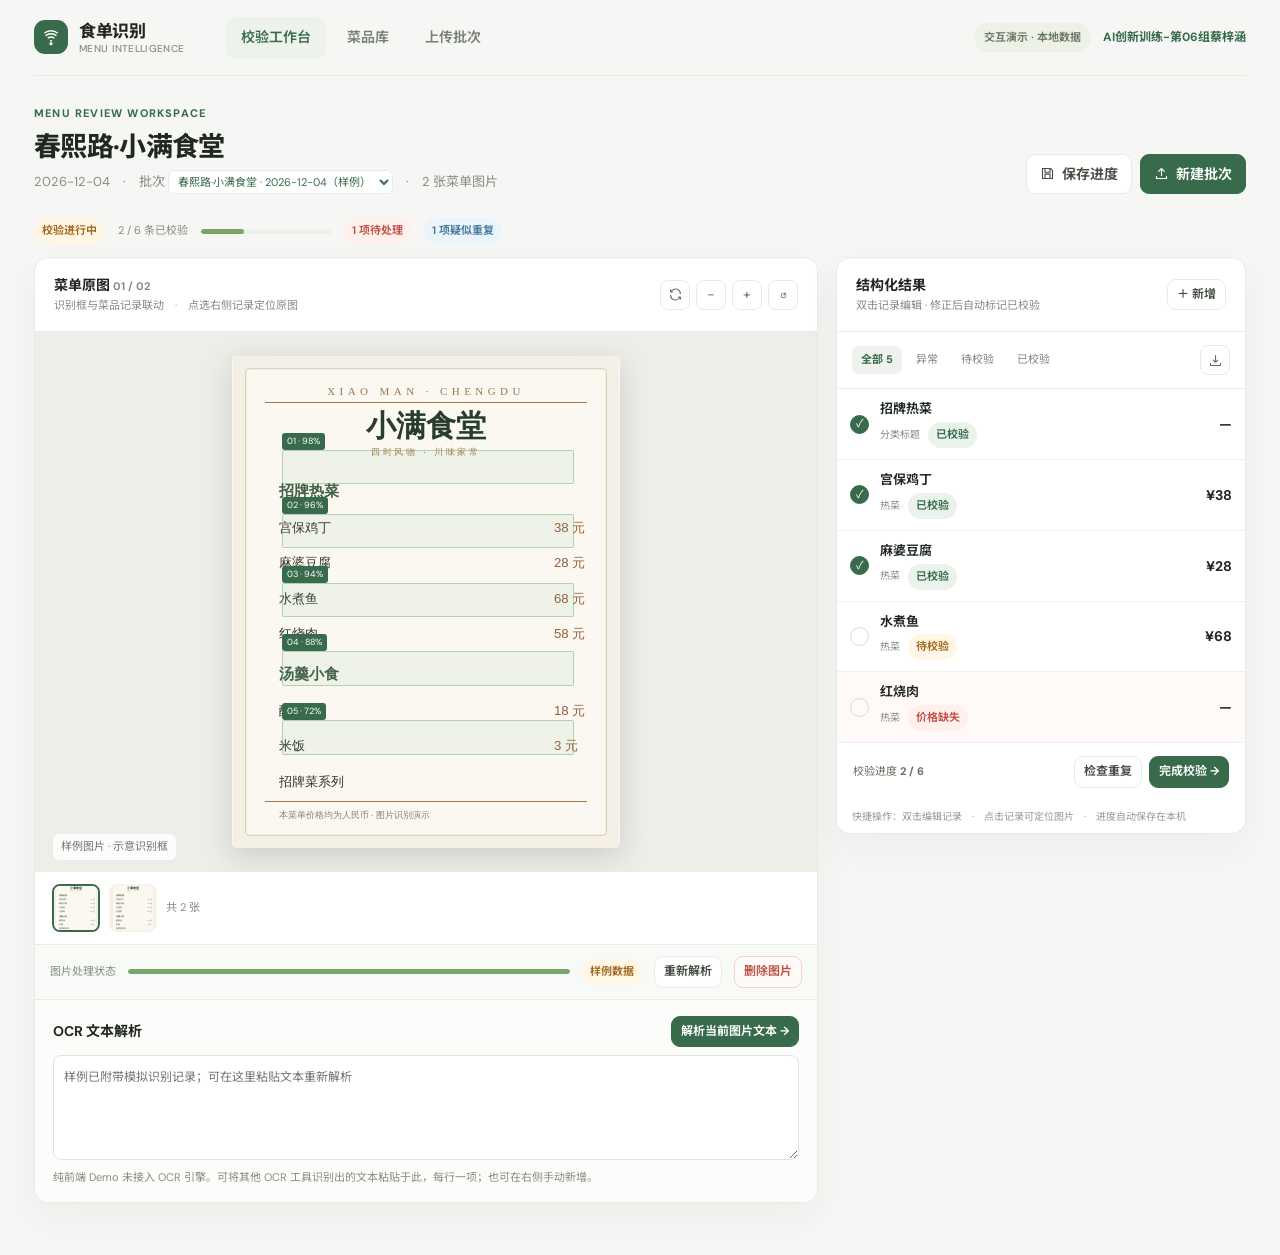
<file: index.html>
<!doctype html>
<html lang="zh-CN">
<head>
<meta charset="utf-8" />
<meta name="viewport" content="width=device-width, initial-scale=1" />
<title>食单识别 · 菜单识别与管理</title>
<style>
@import url('https://fonts.googleapis.com/css2?family=DM+Sans:wght@400;500;600;700&family=Noto+Sans+SC:wght@400;500;600;700;800&display=swap');
:root{--bg:#f6f7f5;--paper:#fff;--ink:#212820;--muted:#858d83;--line:#e8ebe5;--green:#386b4b;--green2:#eaf2ec;--lime:#d5ec7b;--red:#bd5648;--redbg:#fff0ed;--amber:#a36b20;--amberbg:#fff6e5;--blue:#477b9c;--bluebg:#eaf5fb;--shadow:0 14px 40px #2635250b}*{box-sizing:border-box}body{margin:0;background:var(--bg);color:var(--ink);font:14px/1.45 'DM Sans','Noto Sans SC',sans-serif}button,input,select{font:inherit}button{cursor:pointer}.shell{max-width:1440px;margin:auto;padding:0 34px}.topbar{height:76px;display:flex;align-items:center;border-bottom:1px solid var(--line);gap:42px}.brand{display:flex;align-items:center;gap:11px;font-weight:750;font-size:17px;letter-spacing:-.4px;white-space:nowrap}.brandmark{width:34px;height:34px;background:var(--green);border-radius:11px;display:grid;place-items:center;color:#fff}.brandmark svg{width:20px}.brand small{font-size:10px;color:var(--muted);font-weight:500;letter-spacing:.3px;display:block;margin-top:-2px}.nav{display:flex;gap:6px;align-self:stretch;align-items:center}.nav button{height:42px;border:0;background:transparent;color:#777f75;padding:0 15px;border-radius:9px;font-weight:600}.nav button.active{color:var(--green);background:#edf2ec}.topright{margin-left:auto;display:flex;gap:12px;align-items:center}.demo-label{font-size:11px;color:#6b7a64;background:#edf1e7;padding:7px 10px;border-radius:20px;font-weight:650}.avatar{background:#e3eadb;color:var(--green);width:33px;height:33px;border-radius:50%;display:grid;place-items:center;font-weight:700}.main{padding:30px 0 52px}.eyebrow{color:var(--green);font-size:11px;letter-spacing:1.2px;font-weight:750;text-transform:uppercase}.page-title{font-size:27px;letter-spacing:-.7px;margin:5px 0 4px;font-weight:750}.subtitle{color:var(--muted);font-size:13px}.pagehead{display:flex;align-items:flex-end;justify-content:space-between;margin-bottom:24px}.btn{border:1px solid var(--line);background:#fff;border-radius:9px;padding:9px 13px;color:#454e43;font-weight:650;display:inline-flex;align-items:center;gap:7px;transition:.15s}.btn:hover{border-color:#afc4b0;transform:translateY(-1px)}.btn svg{width:15px;height:15px}.btn.primary{background:var(--green);border-color:var(--green);color:#fff}.btn.primary:hover{background:#2d583d}.btn.soft{background:var(--green2);border-color:var(--green2);color:var(--green)}.btn.danger{color:var(--red);border-color:#f3d3ce;background:#fffafa}.btn.sm{padding:6px 9px;font-size:12px}.layout{display:grid;grid-template-columns:minmax(0,1fr) 410px;gap:18px;align-items:start}.card{background:var(--paper);border:1px solid var(--line);border-radius:14px;box-shadow:var(--shadow)}.cardhead{display:flex;align-items:center;justify-content:space-between;padding:17px 19px;border-bottom:1px solid var(--line)}.cardhead h2{font-size:14px;margin:0;font-weight:700}.submeta{color:var(--muted);font-size:11px;margin-top:3px}.photo-card{overflow:hidden}.photo-tools{display:flex;align-items:center;gap:6px}.iconbtn{height:30px;width:30px;border:1px solid var(--line);background:#fff;border-radius:8px;display:grid;place-items:center;color:#697265}.iconbtn svg{width:15px;height:15px}.photowrap{height:540px;background:#eeeee9;padding:24px;display:flex;justify-content:center;align-items:center;position:relative;overflow:hidden}.photo-inner{position:relative;max-height:100%;height:100%;aspect-ratio: .79;max-width:100%;border-radius:5px;box-shadow:0 8px 30px #191e1729;overflow:hidden;background:#f9f7f0;transition:transform .2s}.photo-inner img{width:100%;height:100%;object-fit:contain;display:block}.ocrbox{position:absolute;border:1.5px solid #6caa7b77;background:#6aa87812;border-radius:2px;cursor:pointer;transition:.18s}.ocrbox.focus{border:2px solid #308c52;background:#65c87936;box-shadow:0 0 0 1000px #00000008}.ocrbox.b1{left:13%;top:19%;width:75%;height:7%}.ocrbox.b2{left:14%;top:32%;width:72%;height:7%}.ocrbox.b3{left:14%;top:46%;width:72%;height:7%}.ocrbox.b4{left:14%;top:60%;width:72%;height:7%}.ocrbox.b5{left:14%;top:74%;width:72%;height:7%}.box-tag{position:absolute;left:-1px;top:-18px;background:#386b4b;color:white;font-size:9px;padding:2px 5px;border-radius:3px;white-space:nowrap}.photo-caption{position:absolute;bottom:12px;left:18px;color:#72786f;font-size:11px;background:#ffffffd9;padding:5px 8px;border-radius:6px}.thumbnails{display:flex;gap:9px;padding:12px 17px;align-items:center}.thumb{width:48px;height:48px;border:2px solid transparent;border-radius:8px;overflow:hidden;background:#f6f3eb;cursor:pointer}.thumb.active{border-color:var(--green)}.thumb img{width:100%;height:100%;object-fit:cover}.thumbmore{font-size:11px;color:var(--muted)}.smallmuted{font-size:11px;color:var(--muted)}.summary{display:flex;gap:13px;align-items:center}.pill{font-size:11px;font-weight:650;padding:5px 8px;border-radius:99px;display:inline-flex;align-items:center;gap:4px}.pill.green{color:var(--green);background:var(--green2)}.pill.red{color:var(--red);background:var(--redbg)}.pill.amber{color:var(--amber);background:var(--amberbg)}.pill.blue{color:var(--blue);background:var(--bluebg)}.table-card{overflow:hidden}.table-toolbar{padding:13px 15px;display:flex;justify-content:space-between;align-items:center;border-bottom:1px solid var(--line);gap:8px}.filters{display:flex;gap:5px}.filter{border:0;background:transparent;color:#7e857a;padding:6px 9px;border-radius:7px;font-size:11px}.filter.on{background:#edf2ec;color:var(--green);font-weight:700}.rows{max-height:555px;overflow:auto}.record{display:grid;grid-template-columns:22px 1fr 66px;gap:8px;align-items:center;padding:11px 13px;border-bottom:1px solid #eff1ed;min-height:66px;cursor:pointer;transition:.15s}.record:hover{background:#fbfcfa}.record.selected{background:#f2f7f1;box-shadow:inset 3px 0 var(--green)}.record.anomaly-red{background:#fff9f8}.record.anomaly-yellow{background:#fffcf5}.record.anomaly-blue{background:#f8fbfd}.checkmark{height:19px;width:19px;border:1px solid #d8ddd5;border-radius:50%;display:grid;place-items:center;color:white;font-size:11px}.checkmark.checked{background:var(--green);border-color:var(--green)}.record-name{font-size:13px;font-weight:650;white-space:nowrap;overflow:hidden;text-overflow:ellipsis}.record-meta{font-size:10px;color:var(--muted);margin-top:3px;display:flex;gap:8px;align-items:center}.price{font-weight:700;text-align:right;font-variant-numeric:tabular-nums}.record-tags{margin-top:4px}.record-tags .pill{font-size:9px;padding:2px 6px}.progressbar{height:5px;background:#edf0e9;border-radius:10px;overflow:hidden}.progressbar i{display:block;height:100%;background:#7ba46a;border-radius:10px}.footbar{display:flex;justify-content:space-between;align-items:center;padding:13px 16px;gap:8px}.progressinfo{font-size:11px;color:#677062}.actionrow{display:flex;gap:7px}.empty{padding:46px 20px;text-align:center;color:var(--muted)}.modal-backdrop{position:fixed;inset:0;z-index:10;background:#1e271dcc;display:none;align-items:center;justify-content:center;padding:20px}.modal-backdrop.show{display:flex}.modal{width:min(600px,100%);background:#fff;border-radius:17px;box-shadow:0 28px 90px #0004;overflow:hidden}.modalhead{padding:19px 22px;border-bottom:1px solid var(--line);display:flex;justify-content:space-between;align-items:center}.modalhead h2{font-size:17px;margin:0}.modalbody{padding:21px 22px}.modalfoot{padding:15px 22px;border-top:1px solid var(--line);display:flex;justify-content:flex-end;gap:8px}.field{display:flex;flex-direction:column;gap:6px;margin-bottom:14px}.field label{font-size:12px;color:#5d665a;font-weight:650}.field input,.field select{border:1px solid #dfe4dc;border-radius:8px;padding:10px 11px;outline:0;background:#fff}.field input:focus,.field select:focus{border-color:#81a68a;box-shadow:0 0 0 3px #e8f1e9}.uploadbox{border:1.5px dashed #bfcbbb;border-radius:12px;padding:27px;text-align:center;background:#fafcf9;cursor:pointer}.uploadbox.drag{border-color:var(--green);background:#f2f7f1}.uploadbox .upload-icon{height:42px;width:42px;background:#eaf2ec;color:var(--green);display:grid;place-items:center;border-radius:12px;margin:0 auto 11px}.uploadbox strong{display:block;font-size:13px}.uploadbox span{font-size:11px;color:var(--muted);display:block;margin-top:5px}.filelist{font-size:11px;color:#65705f;margin-top:10px;max-height:48px;overflow:auto}.notice{padding:11px 12px;background:#f5f7f2;color:#667060;border-radius:9px;font-size:11px;margin-top:13px}.addstore{color:var(--green);background:none;border:0;padding:3px;font-size:11px;font-weight:650}.modal.close{display:none}.toast{position:fixed;right:25px;bottom:24px;background:#26382b;color:white;padding:12px 16px;border-radius:10px;box-shadow:0 10px 35px #0002;opacity:0;transform:translateY(8px);transition:.22s;z-index:20;pointer-events:none;font-size:12px}.toast.show{opacity:1;transform:none}.stats{display:grid;grid-template-columns:repeat(4,1fr);gap:12px;margin:20px 0}.stat{padding:16px 18px}.stat .slabel{font-size:11px;color:var(--muted)}.stat strong{font-size:23px;display:block;margin-top:6px}.stat .sfoot{font-size:10px;color:#76806f;margin-top:3px}.listhead{padding:14px 16px;display:flex;gap:10px;align-items:center;justify-content:space-between;border-bottom:1px solid var(--line)}.search{border:1px solid var(--line);border-radius:8px;padding:8px 10px;width:205px}.dtable{width:100%;border-collapse:collapse}.dtable th{text-align:left;color:#81897e;font-size:10px;font-weight:650;background:#fafbf9;padding:11px 16px}.dtable td{padding:12px 16px;border-top:1px solid #f0f1ee;font-size:12px}.dtable td.pricecell{font-weight:700}.view{display:none}.view.active{display:block}.progress-note{display:flex;align-items:center;gap:12px;padding:11px 15px;background:#f8faf7;border-top:1px solid var(--line)}.progress-note .progressbar{flex:1}.hidden{display:none!important}.review-actions{display:flex;gap:5px;margin-left:auto}.file-input{display:none}.dupe-tools{display:flex;gap:5px}.footerhint{font-size:10px;color:#969c93;padding:9px 15px}.kbd{border:1px solid #dfe3dc;border-radius:4px;padding:0 4px;font-size:9px}
@media(max-width:1050px){.layout{grid-template-columns:1fr}.rows{max-height:440px}.photowrap{height:450px}.shell{padding:0 20px}}@media(max-width:700px){.shell{padding:0 13px}.topbar{height:64px;gap:12px}.brand small,.demo-label{display:none}.nav{gap:0}.nav button{padding:0 8px;font-size:11px}.topright{gap:5px}.pagehead{align-items:flex-start;gap:12px}.page-title{font-size:22px}.layout{gap:12px}.photowrap{height:370px}.stats{grid-template-columns:repeat(2,1fr)}.record{grid-template-columns:22px 1fr 52px}.summary .smallmuted{display:none}}

.batch-picker{border:1px solid var(--line);border-radius:6px;background:white;color:var(--green);font-size:11px;padding:3px 5px;max-width:250px}
.ocr-entry{padding:16px 18px;border-top:1px solid var(--line);background:#fcfdfb}
.ocr-entry textarea{width:100%;height:105px;resize:vertical;border:1px solid #dfe4dc;border-radius:8px;padding:10px;font:12px/1.6 'Noto Sans SC',sans-serif;background:white}
.ocr-entry textarea:focus{outline:2px solid #b4d1b7}
.ocr-entry-head{display:flex;justify-content:space-between;gap:8px;align-items:center;margin-bottom:8px}
.ocr-entry p{color:var(--muted);font-size:11px;margin:5px 0 0}
.thumb{padding:0}.thumb img{display:block}
@media(max-width:700px){.batch-picker{max-width:150px}.ocr-entry-head{align-items:flex-start}}
  .group-id{font-size:12px;font-weight:700;color:var(--green);white-space:nowrap}
  @media(max-width:700px){.topbar{height:auto;min-height:64px;flex-wrap:wrap;padding:10px 0;gap:5px 12px}.topright{margin-left:0;width:100%;justify-content:flex-end}.group-id{font-size:11px}}
</style>
</head>
<body>
<div class="shell">
  <header class="topbar">
    <div class="brand"><div class="brandmark"><svg viewBox="0 0 24 24" fill="none" stroke="currentColor" stroke-width="1.8"><path d="M4 7.5c4.5-4 11.5-4 16 0M5.5 10.5c3.7-3.1 9.3-3.1 13 0M8 13.5c2.3-1.8 5.7-1.8 8 0M11 17c.7-.5 1.3-.5 2 0"/><circle cx="12" cy="20" r="1" fill="currentColor"/></svg></div><div>食单识别<small>MENU INTELLIGENCE</small></div></div>
    <nav class="nav"><button data-view="verify" class="active">校验工作台</button><button data-view="dishes">菜品库</button><button data-view="upload">上传批次</button></nav>
    <div class="topright"><span class="demo-label">交互演示 · 本地数据</span><span class="group-id">AI创新训练-第06组蔡梓涵</span></div>
  </header>
  <main class="main">
    <section id="view-verify" class="view active">
      <div class="pagehead"><div><div class="eyebrow">MENU REVIEW WORKSPACE</div><h1 class="page-title" id="batchTitle">春熙路·小满食堂</h1><div class="subtitle"><span id="batchDate">2026年10月28日</span>　·　批次 <select class="batch-picker" id="batchSelect" aria-label="切换批次"></select>　·　<span id="photoCountLabel">2 张菜单图片</span></div></div><div style="display:flex;gap:8px"><button class="btn" id="saveBtn"><svg viewBox="0 0 24 24" fill="none" stroke="currentColor" stroke-width="1.8"><path d="M5 4h12l3 3v13H4V4h1zM8 4v6h8V4M8 20v-7h8v7"/></svg>保存进度</button><button class="btn primary" id="uploadOpen"><svg viewBox="0 0 24 24" fill="none" stroke="currentColor" stroke-width="1.8"><path d="M12 16V4m0 0L7 9m5-5 5 5M4 16v4h16v-4"/></svg>新建批次</button></div></div>
      <div class="summary" style="margin-bottom:13px"><span class="pill green" id="batchStatus">校验进行中</span><span class="smallmuted"><span id="verifiedCount">3</span> / <span id="totalCount">8</span> 条已校验</span><div style="width:130px" class="progressbar"><i id="progressFill" style="width:38%"></i></div><span class="pill red" id="anomalyCount">3 项待处理</span><span class="pill blue" id="duplicateCount">1 项疑似重复</span></div>
      <div class="layout">
        <section class="card photo-card"><div class="cardhead"><div><h2>菜单原图 <span class="smallmuted" id="photoIndex">01 / 02</span></h2><div class="submeta">识别框与菜品记录联动　·　点选右侧记录定位原图</div></div><div class="photo-tools"><button class="iconbtn" id="rotateBtn" title="旋转图片"><svg viewBox="0 0 24 24" fill="none" stroke="currentColor" stroke-width="1.8"><path d="M20 11a8 8 0 0 0-14-5L4 8m0 0V4m0 4h4M4 13a8 8 0 0 0 14 5l2-2m0 0v4m0-4h-4"/></svg></button><button class="iconbtn" id="zoomOut" title="缩小">−</button><button class="iconbtn" id="zoomIn" title="放大">+</button><button class="iconbtn" id="resetZoom" title="重置">↺</button></div></div>
          <div class="photowrap"><div class="photo-inner" id="photoInner"><img id="menuImage" alt="菜单原图"><div class="ocrbox b1" data-box="1"><span class="box-tag">01 · 0.96</span></div><div class="ocrbox b2" data-box="2"><span class="box-tag">02 · 0.94</span></div><div class="ocrbox b3" data-box="3"><span class="box-tag">03 · 0.88</span></div><div class="ocrbox b4" data-box="4"><span class="box-tag">04 · 0.91</span></div><div class="ocrbox b5" data-box="5"><span class="box-tag">05 · 0.72</span></div></div><div class="photo-caption" id="photoCaption">样例图片 · 示意识别框</div></div>
          <div class="thumbnails" id="thumbnails"></div>
          <div class="progress-note"><span class="smallmuted">图片处理状态</span><div class="progressbar"><i id="imageProgress" style="width:100%"></i></div><span class="pill amber" id="imageStatus">样例数据</span><button class="btn sm" id="retryOcr">重新解析</button><button class="btn danger sm" id="deletePhoto">删除图片</button></div>
          <div class="ocr-entry"><div class="ocr-entry-head"><strong>OCR 文本解析</strong><button class="btn primary sm" id="parseTextBtn">解析当前图片文本 →</button></div><textarea id="ocrText" aria-label="当前图片的 OCR 文本"></textarea><p>纯前端 Demo 未接入 OCR 引擎。可将其他 OCR 工具识别出的文本粘贴于此，每行一项；也可在右侧手动新增。</p></div>
        </section>
        <section class="card table-card"><div class="cardhead"><div><h2>结构化结果</h2><div class="submeta">双击记录编辑 · 修正后自动标记已校验</div></div><button class="btn sm" id="addRecord">＋ 新增</button></div>
          <div class="table-toolbar"><div class="filters"><button class="filter on" data-filter="all">全部 <span id="allNum"></span></button><button class="filter" data-filter="anomaly">异常</button><button class="filter" data-filter="pending">待校验</button><button class="filter" data-filter="verified">已校验</button></div><button class="iconbtn" id="exportTop" title="导出Excel"><svg viewBox="0 0 24 24" fill="none" stroke="currentColor" stroke-width="1.8"><path d="M12 3v12m0 0 4-4m-4 4-4-4M4 16v4h16v-4"/></svg></button></div>
          <div class="rows" id="recordRows"></div><div class="footbar"><div class="progressinfo">校验进度 <strong id="progressText">3 / 8</strong></div><div class="actionrow"><button class="btn sm" id="dedupeBtn">检查重复</button><button class="btn primary sm" id="finishBtn">完成校验 →</button></div></div><div class="footerhint">快捷操作：双击编辑记录　·　点击记录可定位图片　·　进度自动保存在本机</div>
        </section>
      </div>
    </section>
    <section id="view-dishes" class="view"><div class="pagehead"><div><div class="eyebrow">DISH LIBRARY</div><h1 class="page-title">菜品库</h1><div class="subtitle">查看已识别菜单记录，筛选后导出 Excel 工作簿</div></div><button class="btn primary" id="exportAll">↓ 导出 Excel</button></div><div class="stats"><div class="card stat"><div class="slabel">菜品记录</div><strong id="dishTotal">8</strong><div class="sfoot">当前演示批次</div></div><div class="card stat"><div class="slabel">覆盖门店</div><strong id="storeCount">3</strong><div class="sfoot">可按门店整理</div></div><div class="card stat"><div class="slabel">待校验</div><strong id="dishPending">5</strong><div class="sfoot">校验后导出更准确</div></div><div class="card stat"><div class="slabel">已发现重复</div><strong id="dishDupes">1</strong><div class="sfoot">同批次同名同价</div></div></div><div class="card"><div class="listhead"><div style="display:flex;gap:8px;align-items:center"><select id="storeFilter" class="btn"><option value="all">全部门店</option></select><select id="categoryFilter" class="btn"><option value="all">全部分类</option></select></div><div style="display:flex;gap:8px;align-items:center"><input class="search" id="searchDishes" placeholder="搜索菜名…"><button class="btn" id="exportFiltered">↓ 导出当前结果</button></div></div><div style="overflow:auto"><table class="dtable"><thead><tr><th>菜品名称</th><th>价格</th><th>分类</th><th>门店</th><th>识别置信度</th><th>校验状态</th></tr></thead><tbody id="dishTable"></tbody></table></div></div></section>
    <section id="view-upload" class="view"><div class="pagehead"><div><div class="eyebrow">NEW MENU BATCH</div><h1 class="page-title">创建识别批次</h1><div class="subtitle">选择门店并上传菜单照片，然后粘贴 OCR 文本或手动录入</div></div></div><div class="card" style="max-width:760px;margin:0 auto;padding:24px"><div class="field"><label>选择门店</label><div style="display:flex;gap:9px"><select id="uploadStore" style="flex:1"></select><button class="btn" id="addStoreInline">＋ 新增门店</button></div></div><div class="field"><label>菜单照片</label><div class="uploadbox" id="uploadBox"><div class="upload-icon"><svg width="22" height="22" viewBox="0 0 24 24" fill="none" stroke="currentColor" stroke-width="1.8"><path d="M12 16V4m0 0L7 9m5-5 5 5M4 16v4h16v-4"/></svg></div><strong>拖拽图片到这里，或点击选择文件</strong><span>支持 JPG / PNG，单批最多 30 张</span><div class="filelist" id="selectedFiles">还没有选择图片</div><input type="file" class="file-input" id="fileInput" accept="image/jpeg,image/png" multiple></div></div><div class="notice">✦　内置样例含模拟 OCR 数据，可完整体验校验、去重与导出。上传自己的图片后，系统不会伪造识别结果；请粘贴 OCR 文本或手动录入。图片保存在本机浏览器。</div><div id="uploadProgress" class="hidden" style="margin-top:18px"><div style="display:flex;justify-content:space-between;font-size:11px;margin-bottom:7px"><span id="ocrMessage">正在保存菜单图片…</span><span id="ocrPercent">0%</span></div><div class="progressbar" style="height:8px"><i id="ocrFill" style="width:0%"></i></div></div><div style="display:flex;justify-content:flex-end;margin-top:19px"><button class="btn" id="sampleBtn" style="margin-right:8px">重置并查看样例</button><button class="btn primary" id="startOcr">创建批次并上传 →</button></div></div></section>
  </main>
</div>
<div class="modal-backdrop" id="editModal"><div class="modal"><div class="modalhead"><h2 id="editTitle">编辑菜品记录</h2><button class="iconbtn closeModal">×</button></div><div class="modalbody"><div class="field"><label>记录类型</label><select id="editType"><option value="dish">菜品</option><option value="header">分类标题</option><option value="invalid">无效文本</option></select></div><div class="field"><label>菜品名称</label><input id="editName" placeholder="请输入菜品名称"></div><div class="field"><label>价格</label><input id="editPrice" placeholder="如 38 或 38-58"></div><div class="field"><label>分类</label><input id="editCategory" placeholder="如 热菜、汤品"></div><div class="field"><label>识别置信度</label><input id="editConfidence" type="number" min="0" max="1" step="0.01"></div><div id="duplicateActions" class="hidden"><label style="font-size:12px;font-weight:650">重复记录处理</label><div class="dupe-tools" style="margin-top:7px"><button id="mergeDupe" class="btn sm">合并到上一条</button><button id="markUnique" class="btn sm">标记为非重复</button></div></div></div><div class="modalfoot"><button class="btn danger" id="deleteRecord">删除</button><button class="btn" id="cancelEdit">取消</button><button class="btn primary" id="saveEdit">保存修改</button></div></div></div>
<div class="modal-backdrop" id="storeModal"><div class="modal" style="width:min(420px,100%)"><div class="modalhead"><h2>新增门店</h2><button class="iconbtn closeStore">×</button></div><div class="modalbody"><div class="field"><label>门店名称 <span style="color:var(--red)">*</span></label><input id="newStoreName" placeholder="例如：春熙路·小满食堂"></div></div><div class="modalfoot"><button class="btn closeStore">取消</button><button class="btn primary" id="saveStore">添加门店</button></div></div></div>
<div class="toast" id="toast"></div>
<script src="app.js"></script>
</body>
</html>
</file>
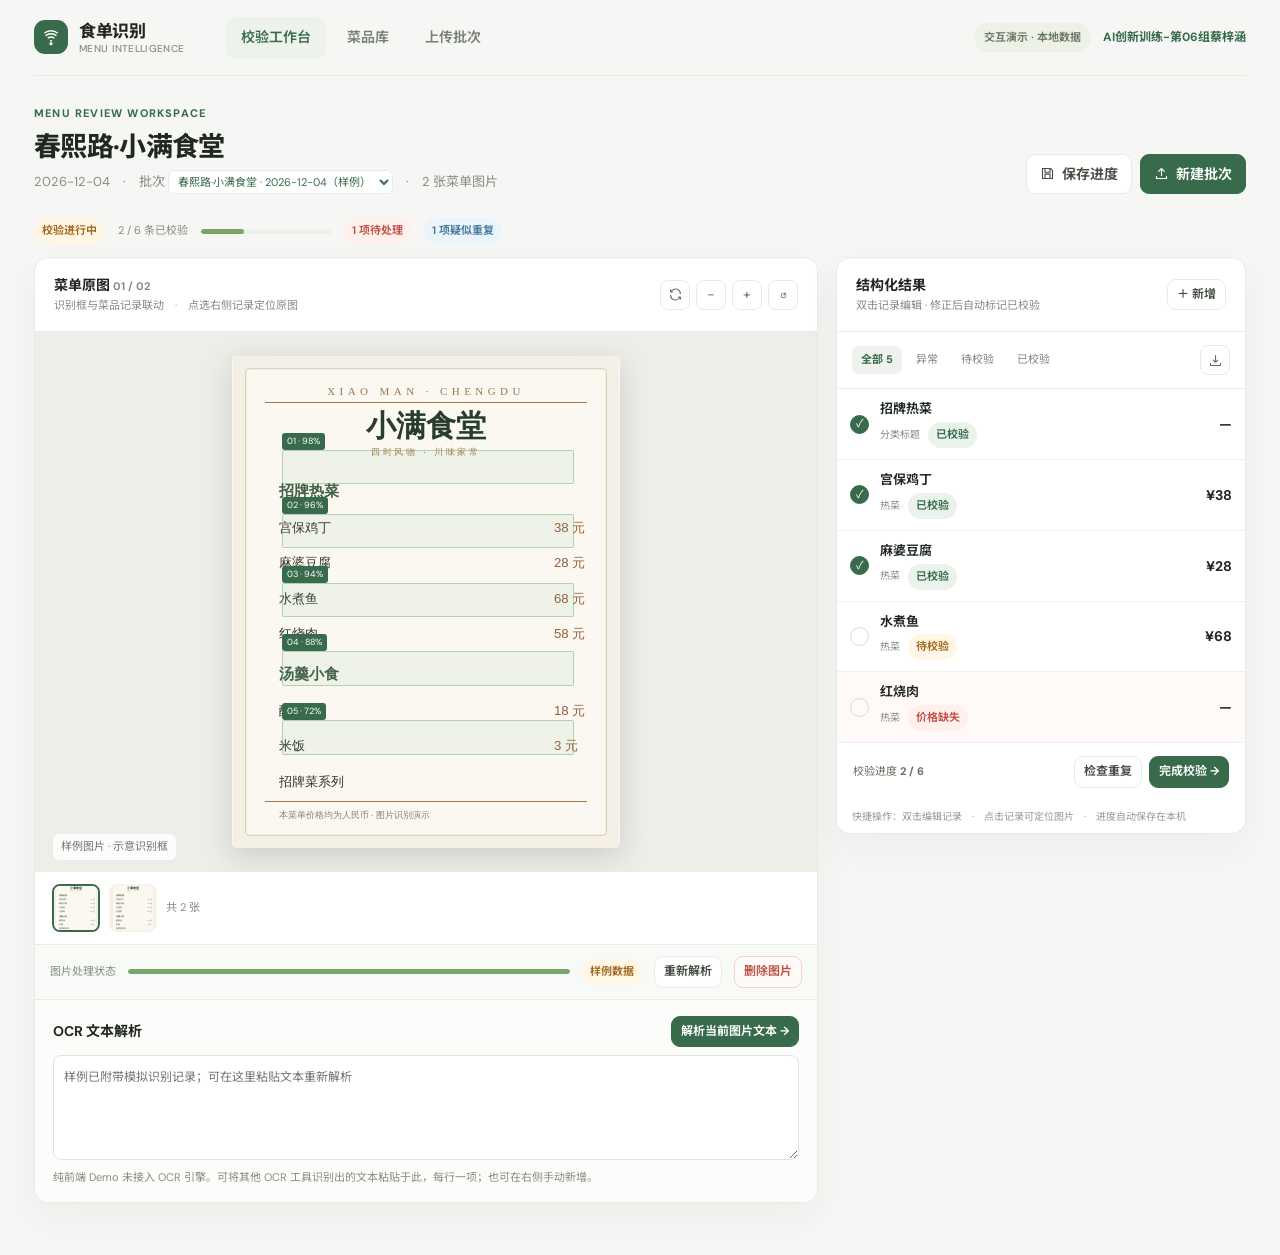
<file: czh-integration/ocr-menu-demo/index.html>
<!doctype html>
<html lang="zh-CN">
<head>
<meta charset="utf-8" />
<meta name="viewport" content="width=device-width, initial-scale=1" />
<title>食单识别 · 菜单识别与管理</title>
<style>
@import url('https://fonts.googleapis.com/css2?family=DM+Sans:wght@400;500;600;700&family=Noto+Sans+SC:wght@400;500;600;700;800&display=swap');
:root{--bg:#f6f7f5;--paper:#fff;--ink:#212820;--muted:#858d83;--line:#e8ebe5;--green:#386b4b;--green2:#eaf2ec;--lime:#d5ec7b;--red:#bd5648;--redbg:#fff0ed;--amber:#a36b20;--amberbg:#fff6e5;--blue:#477b9c;--bluebg:#eaf5fb;--shadow:0 14px 40px #2635250b}*{box-sizing:border-box}body{margin:0;background:var(--bg);color:var(--ink);font:14px/1.45 'DM Sans','Noto Sans SC',sans-serif}button,input,select{font:inherit}button{cursor:pointer}.shell{max-width:1440px;margin:auto;padding:0 34px}.topbar{height:76px;display:flex;align-items:center;border-bottom:1px solid var(--line);gap:42px}.brand{display:flex;align-items:center;gap:11px;font-weight:750;font-size:17px;letter-spacing:-.4px;white-space:nowrap}.brandmark{width:34px;height:34px;background:var(--green);border-radius:11px;display:grid;place-items:center;color:#fff}.brandmark svg{width:20px}.brand small{font-size:10px;color:var(--muted);font-weight:500;letter-spacing:.3px;display:block;margin-top:-2px}.nav{display:flex;gap:6px;align-self:stretch;align-items:center}.nav button{height:42px;border:0;background:transparent;color:#777f75;padding:0 15px;border-radius:9px;font-weight:600}.nav button.active{color:var(--green);background:#edf2ec}.topright{margin-left:auto;display:flex;gap:12px;align-items:center}.demo-label{font-size:11px;color:#6b7a64;background:#edf1e7;padding:7px 10px;border-radius:20px;font-weight:650}.avatar{background:#e3eadb;color:var(--green);width:33px;height:33px;border-radius:50%;display:grid;place-items:center;font-weight:700}.main{padding:30px 0 52px}.eyebrow{color:var(--green);font-size:11px;letter-spacing:1.2px;font-weight:750;text-transform:uppercase}.page-title{font-size:27px;letter-spacing:-.7px;margin:5px 0 4px;font-weight:750}.subtitle{color:var(--muted);font-size:13px}.pagehead{display:flex;align-items:flex-end;justify-content:space-between;margin-bottom:24px}.btn{border:1px solid var(--line);background:#fff;border-radius:9px;padding:9px 13px;color:#454e43;font-weight:650;display:inline-flex;align-items:center;gap:7px;transition:.15s}.btn:hover{border-color:#afc4b0;transform:translateY(-1px)}.btn svg{width:15px;height:15px}.btn.primary{background:var(--green);border-color:var(--green);color:#fff}.btn.primary:hover{background:#2d583d}.btn.soft{background:var(--green2);border-color:var(--green2);color:var(--green)}.btn.danger{color:var(--red);border-color:#f3d3ce;background:#fffafa}.btn.sm{padding:6px 9px;font-size:12px}.layout{display:grid;grid-template-columns:minmax(0,1fr) 410px;gap:18px;align-items:start}.card{background:var(--paper);border:1px solid var(--line);border-radius:14px;box-shadow:var(--shadow)}.cardhead{display:flex;align-items:center;justify-content:space-between;padding:17px 19px;border-bottom:1px solid var(--line)}.cardhead h2{font-size:14px;margin:0;font-weight:700}.submeta{color:var(--muted);font-size:11px;margin-top:3px}.photo-card{overflow:hidden}.photo-tools{display:flex;align-items:center;gap:6px}.iconbtn{height:30px;width:30px;border:1px solid var(--line);background:#fff;border-radius:8px;display:grid;place-items:center;color:#697265}.iconbtn svg{width:15px;height:15px}.photowrap{height:540px;background:#eeeee9;padding:24px;display:flex;justify-content:center;align-items:center;position:relative;overflow:hidden}.photo-inner{position:relative;max-height:100%;height:100%;aspect-ratio: .79;max-width:100%;border-radius:5px;box-shadow:0 8px 30px #191e1729;overflow:hidden;background:#f9f7f0;transition:transform .2s}.photo-inner img{width:100%;height:100%;object-fit:contain;display:block}.ocrbox{position:absolute;border:1.5px solid #6caa7b77;background:#6aa87812;border-radius:2px;cursor:pointer;transition:.18s}.ocrbox.focus{border:2px solid #308c52;background:#65c87936;box-shadow:0 0 0 1000px #00000008}.ocrbox.b1{left:13%;top:19%;width:75%;height:7%}.ocrbox.b2{left:14%;top:32%;width:72%;height:7%}.ocrbox.b3{left:14%;top:46%;width:72%;height:7%}.ocrbox.b4{left:14%;top:60%;width:72%;height:7%}.ocrbox.b5{left:14%;top:74%;width:72%;height:7%}.box-tag{position:absolute;left:-1px;top:-18px;background:#386b4b;color:white;font-size:9px;padding:2px 5px;border-radius:3px;white-space:nowrap}.photo-caption{position:absolute;bottom:12px;left:18px;color:#72786f;font-size:11px;background:#ffffffd9;padding:5px 8px;border-radius:6px}.thumbnails{display:flex;gap:9px;padding:12px 17px;align-items:center}.thumb{width:48px;height:48px;border:2px solid transparent;border-radius:8px;overflow:hidden;background:#f6f3eb;cursor:pointer}.thumb.active{border-color:var(--green)}.thumb img{width:100%;height:100%;object-fit:cover}.thumbmore{font-size:11px;color:var(--muted)}.smallmuted{font-size:11px;color:var(--muted)}.summary{display:flex;gap:13px;align-items:center}.pill{font-size:11px;font-weight:650;padding:5px 8px;border-radius:99px;display:inline-flex;align-items:center;gap:4px}.pill.green{color:var(--green);background:var(--green2)}.pill.red{color:var(--red);background:var(--redbg)}.pill.amber{color:var(--amber);background:var(--amberbg)}.pill.blue{color:var(--blue);background:var(--bluebg)}.table-card{overflow:hidden}.table-toolbar{padding:13px 15px;display:flex;justify-content:space-between;align-items:center;border-bottom:1px solid var(--line);gap:8px}.filters{display:flex;gap:5px}.filter{border:0;background:transparent;color:#7e857a;padding:6px 9px;border-radius:7px;font-size:11px}.filter.on{background:#edf2ec;color:var(--green);font-weight:700}.rows{max-height:555px;overflow:auto}.record{display:grid;grid-template-columns:22px 1fr 66px;gap:8px;align-items:center;padding:11px 13px;border-bottom:1px solid #eff1ed;min-height:66px;cursor:pointer;transition:.15s}.record:hover{background:#fbfcfa}.record.selected{background:#f2f7f1;box-shadow:inset 3px 0 var(--green)}.record.anomaly-red{background:#fff9f8}.record.anomaly-yellow{background:#fffcf5}.record.anomaly-blue{background:#f8fbfd}.checkmark{height:19px;width:19px;border:1px solid #d8ddd5;border-radius:50%;display:grid;place-items:center;color:white;font-size:11px}.checkmark.checked{background:var(--green);border-color:var(--green)}.record-name{font-size:13px;font-weight:650;white-space:nowrap;overflow:hidden;text-overflow:ellipsis}.record-meta{font-size:10px;color:var(--muted);margin-top:3px;display:flex;gap:8px;align-items:center}.price{font-weight:700;text-align:right;font-variant-numeric:tabular-nums}.record-tags{margin-top:4px}.record-tags .pill{font-size:9px;padding:2px 6px}.progressbar{height:5px;background:#edf0e9;border-radius:10px;overflow:hidden}.progressbar i{display:block;height:100%;background:#7ba46a;border-radius:10px}.footbar{display:flex;justify-content:space-between;align-items:center;padding:13px 16px;gap:8px}.progressinfo{font-size:11px;color:#677062}.actionrow{display:flex;gap:7px}.empty{padding:46px 20px;text-align:center;color:var(--muted)}.modal-backdrop{position:fixed;inset:0;z-index:10;background:#1e271dcc;display:none;align-items:center;justify-content:center;padding:20px}.modal-backdrop.show{display:flex}.modal{width:min(600px,100%);background:#fff;border-radius:17px;box-shadow:0 28px 90px #0004;overflow:hidden}.modalhead{padding:19px 22px;border-bottom:1px solid var(--line);display:flex;justify-content:space-between;align-items:center}.modalhead h2{font-size:17px;margin:0}.modalbody{padding:21px 22px}.modalfoot{padding:15px 22px;border-top:1px solid var(--line);display:flex;justify-content:flex-end;gap:8px}.field{display:flex;flex-direction:column;gap:6px;margin-bottom:14px}.field label{font-size:12px;color:#5d665a;font-weight:650}.field input,.field select{border:1px solid #dfe4dc;border-radius:8px;padding:10px 11px;outline:0;background:#fff}.field input:focus,.field select:focus{border-color:#81a68a;box-shadow:0 0 0 3px #e8f1e9}.uploadbox{border:1.5px dashed #bfcbbb;border-radius:12px;padding:27px;text-align:center;background:#fafcf9;cursor:pointer}.uploadbox.drag{border-color:var(--green);background:#f2f7f1}.uploadbox .upload-icon{height:42px;width:42px;background:#eaf2ec;color:var(--green);display:grid;place-items:center;border-radius:12px;margin:0 auto 11px}.uploadbox strong{display:block;font-size:13px}.uploadbox span{font-size:11px;color:var(--muted);display:block;margin-top:5px}.filelist{font-size:11px;color:#65705f;margin-top:10px;max-height:48px;overflow:auto}.notice{padding:11px 12px;background:#f5f7f2;color:#667060;border-radius:9px;font-size:11px;margin-top:13px}.addstore{color:var(--green);background:none;border:0;padding:3px;font-size:11px;font-weight:650}.modal.close{display:none}.toast{position:fixed;right:25px;bottom:24px;background:#26382b;color:white;padding:12px 16px;border-radius:10px;box-shadow:0 10px 35px #0002;opacity:0;transform:translateY(8px);transition:.22s;z-index:20;pointer-events:none;font-size:12px}.toast.show{opacity:1;transform:none}.stats{display:grid;grid-template-columns:repeat(4,1fr);gap:12px;margin:20px 0}.stat{padding:16px 18px}.stat .slabel{font-size:11px;color:var(--muted)}.stat strong{font-size:23px;display:block;margin-top:6px}.stat .sfoot{font-size:10px;color:#76806f;margin-top:3px}.listhead{padding:14px 16px;display:flex;gap:10px;align-items:center;justify-content:space-between;border-bottom:1px solid var(--line)}.search{border:1px solid var(--line);border-radius:8px;padding:8px 10px;width:205px}.dtable{width:100%;border-collapse:collapse}.dtable th{text-align:left;color:#81897e;font-size:10px;font-weight:650;background:#fafbf9;padding:11px 16px}.dtable td{padding:12px 16px;border-top:1px solid #f0f1ee;font-size:12px}.dtable td.pricecell{font-weight:700}.view{display:none}.view.active{display:block}.progress-note{display:flex;align-items:center;gap:12px;padding:11px 15px;background:#f8faf7;border-top:1px solid var(--line)}.progress-note .progressbar{flex:1}.hidden{display:none!important}.review-actions{display:flex;gap:5px;margin-left:auto}.file-input{display:none}.dupe-tools{display:flex;gap:5px}.footerhint{font-size:10px;color:#969c93;padding:9px 15px}.kbd{border:1px solid #dfe3dc;border-radius:4px;padding:0 4px;font-size:9px}
@media(max-width:1050px){.layout{grid-template-columns:1fr}.rows{max-height:440px}.photowrap{height:450px}.shell{padding:0 20px}}@media(max-width:700px){.shell{padding:0 13px}.topbar{height:64px;gap:12px}.brand small,.demo-label{display:none}.nav{gap:0}.nav button{padding:0 8px;font-size:11px}.topright{gap:5px}.pagehead{align-items:flex-start;gap:12px}.page-title{font-size:22px}.layout{gap:12px}.photowrap{height:370px}.stats{grid-template-columns:repeat(2,1fr)}.record{grid-template-columns:22px 1fr 52px}.summary .smallmuted{display:none}}

.batch-picker{border:1px solid var(--line);border-radius:6px;background:white;color:var(--green);font-size:11px;padding:3px 5px;max-width:250px}
.ocr-entry{padding:16px 18px;border-top:1px solid var(--line);background:#fcfdfb}
.ocr-entry textarea{width:100%;height:105px;resize:vertical;border:1px solid #dfe4dc;border-radius:8px;padding:10px;font:12px/1.6 'Noto Sans SC',sans-serif;background:white}
.ocr-entry textarea:focus{outline:2px solid #b4d1b7}
.ocr-entry-head{display:flex;justify-content:space-between;gap:8px;align-items:center;margin-bottom:8px}
.ocr-entry p{color:var(--muted);font-size:11px;margin:5px 0 0}
.thumb{padding:0}.thumb img{display:block}
@media(max-width:700px){.batch-picker{max-width:150px}.ocr-entry-head{align-items:flex-start}}
  .group-id{font-size:12px;font-weight:700;color:var(--green);white-space:nowrap}
  @media(max-width:700px){.topbar{height:auto;min-height:64px;flex-wrap:wrap;padding:10px 0;gap:5px 12px}.topright{margin-left:0;width:100%;justify-content:flex-end}.group-id{font-size:11px}}
</style>
</head>
<body>
<div class="shell">
  <header class="topbar">
    <div class="brand"><div class="brandmark"><svg viewBox="0 0 24 24" fill="none" stroke="currentColor" stroke-width="1.8"><path d="M4 7.5c4.5-4 11.5-4 16 0M5.5 10.5c3.7-3.1 9.3-3.1 13 0M8 13.5c2.3-1.8 5.7-1.8 8 0M11 17c.7-.5 1.3-.5 2 0"/><circle cx="12" cy="20" r="1" fill="currentColor"/></svg></div><div>食单识别<small>MENU INTELLIGENCE</small></div></div>
    <nav class="nav"><button data-view="verify" class="active">校验工作台</button><button data-view="dishes">菜品库</button><button data-view="upload">上传批次</button></nav>
    <div class="topright"><span class="demo-label">交互演示 · 本地数据</span><span class="group-id">AI创新训练-第06组蔡梓涵</span></div>
  </header>
  <main class="main">
    <section id="view-verify" class="view active">
      <div class="pagehead"><div><div class="eyebrow">MENU REVIEW WORKSPACE</div><h1 class="page-title" id="batchTitle">春熙路·小满食堂</h1><div class="subtitle"><span id="batchDate">2026年10月28日</span>　·　批次 <select class="batch-picker" id="batchSelect" aria-label="切换批次"></select>　·　<span id="photoCountLabel">2 张菜单图片</span></div></div><div style="display:flex;gap:8px"><button class="btn" id="saveBtn"><svg viewBox="0 0 24 24" fill="none" stroke="currentColor" stroke-width="1.8"><path d="M5 4h12l3 3v13H4V4h1zM8 4v6h8V4M8 20v-7h8v7"/></svg>保存进度</button><button class="btn primary" id="uploadOpen"><svg viewBox="0 0 24 24" fill="none" stroke="currentColor" stroke-width="1.8"><path d="M12 16V4m0 0L7 9m5-5 5 5M4 16v4h16v-4"/></svg>新建批次</button></div></div>
      <div class="summary" style="margin-bottom:13px"><span class="pill green" id="batchStatus">校验进行中</span><span class="smallmuted"><span id="verifiedCount">3</span> / <span id="totalCount">8</span> 条已校验</span><div style="width:130px" class="progressbar"><i id="progressFill" style="width:38%"></i></div><span class="pill red" id="anomalyCount">3 项待处理</span><span class="pill blue" id="duplicateCount">1 项疑似重复</span></div>
      <div class="layout">
        <section class="card photo-card"><div class="cardhead"><div><h2>菜单原图 <span class="smallmuted" id="photoIndex">01 / 02</span></h2><div class="submeta">识别框与菜品记录联动　·　点选右侧记录定位原图</div></div><div class="photo-tools"><button class="iconbtn" id="rotateBtn" title="旋转图片"><svg viewBox="0 0 24 24" fill="none" stroke="currentColor" stroke-width="1.8"><path d="M20 11a8 8 0 0 0-14-5L4 8m0 0V4m0 4h4M4 13a8 8 0 0 0 14 5l2-2m0 0v4m0-4h-4"/></svg></button><button class="iconbtn" id="zoomOut" title="缩小">−</button><button class="iconbtn" id="zoomIn" title="放大">+</button><button class="iconbtn" id="resetZoom" title="重置">↺</button></div></div>
          <div class="photowrap"><div class="photo-inner" id="photoInner"><img id="menuImage" alt="菜单原图"><div class="ocrbox b1" data-box="1"><span class="box-tag">01 · 0.96</span></div><div class="ocrbox b2" data-box="2"><span class="box-tag">02 · 0.94</span></div><div class="ocrbox b3" data-box="3"><span class="box-tag">03 · 0.88</span></div><div class="ocrbox b4" data-box="4"><span class="box-tag">04 · 0.91</span></div><div class="ocrbox b5" data-box="5"><span class="box-tag">05 · 0.72</span></div></div><div class="photo-caption" id="photoCaption">样例图片 · 示意识别框</div></div>
          <div class="thumbnails" id="thumbnails"></div>
          <div class="progress-note"><span class="smallmuted">图片处理状态</span><div class="progressbar"><i id="imageProgress" style="width:100%"></i></div><span class="pill amber" id="imageStatus">样例数据</span><button class="btn sm" id="retryOcr">重新解析</button><button class="btn danger sm" id="deletePhoto">删除图片</button></div>
          <div class="ocr-entry"><div class="ocr-entry-head"><strong>OCR 文本解析</strong><button class="btn primary sm" id="parseTextBtn">解析当前图片文本 →</button></div><textarea id="ocrText" aria-label="当前图片的 OCR 文本"></textarea><p>纯前端 Demo 未接入 OCR 引擎。可将其他 OCR 工具识别出的文本粘贴于此，每行一项；也可在右侧手动新增。</p></div>
        </section>
        <section class="card table-card"><div class="cardhead"><div><h2>结构化结果</h2><div class="submeta">双击记录编辑 · 修正后自动标记已校验</div></div><button class="btn sm" id="addRecord">＋ 新增</button></div>
          <div class="table-toolbar"><div class="filters"><button class="filter on" data-filter="all">全部 <span id="allNum"></span></button><button class="filter" data-filter="anomaly">异常</button><button class="filter" data-filter="pending">待校验</button><button class="filter" data-filter="verified">已校验</button></div><button class="iconbtn" id="exportTop" title="导出Excel"><svg viewBox="0 0 24 24" fill="none" stroke="currentColor" stroke-width="1.8"><path d="M12 3v12m0 0 4-4m-4 4-4-4M4 16v4h16v-4"/></svg></button></div>
          <div class="rows" id="recordRows"></div><div class="footbar"><div class="progressinfo">校验进度 <strong id="progressText">3 / 8</strong></div><div class="actionrow"><button class="btn sm" id="dedupeBtn">检查重复</button><button class="btn primary sm" id="finishBtn">完成校验 →</button></div></div><div class="footerhint">快捷操作：双击编辑记录　·　点击记录可定位图片　·　进度自动保存在本机</div>
        </section>
      </div>
    </section>
    <section id="view-dishes" class="view"><div class="pagehead"><div><div class="eyebrow">DISH LIBRARY</div><h1 class="page-title">菜品库</h1><div class="subtitle">查看已识别菜单记录，筛选后导出 Excel 工作簿</div></div><button class="btn primary" id="exportAll">↓ 导出 Excel</button></div><div class="stats"><div class="card stat"><div class="slabel">菜品记录</div><strong id="dishTotal">8</strong><div class="sfoot">当前演示批次</div></div><div class="card stat"><div class="slabel">覆盖门店</div><strong id="storeCount">3</strong><div class="sfoot">可按门店整理</div></div><div class="card stat"><div class="slabel">待校验</div><strong id="dishPending">5</strong><div class="sfoot">校验后导出更准确</div></div><div class="card stat"><div class="slabel">已发现重复</div><strong id="dishDupes">1</strong><div class="sfoot">同批次同名同价</div></div></div><div class="card"><div class="listhead"><div style="display:flex;gap:8px;align-items:center"><select id="storeFilter" class="btn"><option value="all">全部门店</option></select><select id="categoryFilter" class="btn"><option value="all">全部分类</option></select></div><div style="display:flex;gap:8px;align-items:center"><input class="search" id="searchDishes" placeholder="搜索菜名…"><button class="btn" id="exportFiltered">↓ 导出当前结果</button></div></div><div style="overflow:auto"><table class="dtable"><thead><tr><th>菜品名称</th><th>价格</th><th>分类</th><th>门店</th><th>识别置信度</th><th>校验状态</th></tr></thead><tbody id="dishTable"></tbody></table></div></div></section>
    <section id="view-upload" class="view"><div class="pagehead"><div><div class="eyebrow">NEW MENU BATCH</div><h1 class="page-title">创建识别批次</h1><div class="subtitle">选择门店并上传菜单照片，然后粘贴 OCR 文本或手动录入</div></div></div><div class="card" style="max-width:760px;margin:0 auto;padding:24px"><div class="field"><label>选择门店</label><div style="display:flex;gap:9px"><select id="uploadStore" style="flex:1"></select><button class="btn" id="addStoreInline">＋ 新增门店</button></div></div><div class="field"><label>菜单照片</label><div class="uploadbox" id="uploadBox"><div class="upload-icon"><svg width="22" height="22" viewBox="0 0 24 24" fill="none" stroke="currentColor" stroke-width="1.8"><path d="M12 16V4m0 0L7 9m5-5 5 5M4 16v4h16v-4"/></svg></div><strong>拖拽图片到这里，或点击选择文件</strong><span>支持 JPG / PNG，单批最多 30 张</span><div class="filelist" id="selectedFiles">还没有选择图片</div><input type="file" class="file-input" id="fileInput" accept="image/jpeg,image/png" multiple></div></div><div class="notice">✦　内置样例含模拟 OCR 数据，可完整体验校验、去重与导出。上传自己的图片后，系统不会伪造识别结果；请粘贴 OCR 文本或手动录入。图片保存在本机浏览器。</div><div id="uploadProgress" class="hidden" style="margin-top:18px"><div style="display:flex;justify-content:space-between;font-size:11px;margin-bottom:7px"><span id="ocrMessage">正在保存菜单图片…</span><span id="ocrPercent">0%</span></div><div class="progressbar" style="height:8px"><i id="ocrFill" style="width:0%"></i></div></div><div style="display:flex;justify-content:flex-end;margin-top:19px"><button class="btn" id="sampleBtn" style="margin-right:8px">重置并查看样例</button><button class="btn primary" id="startOcr">创建批次并上传 →</button></div></div></section>
  </main>
</div>
<div class="modal-backdrop" id="editModal"><div class="modal"><div class="modalhead"><h2 id="editTitle">编辑菜品记录</h2><button class="iconbtn closeModal">×</button></div><div class="modalbody"><div class="field"><label>记录类型</label><select id="editType"><option value="dish">菜品</option><option value="header">分类标题</option><option value="invalid">无效文本</option></select></div><div class="field"><label>菜品名称</label><input id="editName" placeholder="请输入菜品名称"></div><div class="field"><label>价格</label><input id="editPrice" placeholder="如 38 或 38-58"></div><div class="field"><label>分类</label><input id="editCategory" placeholder="如 热菜、汤品"></div><div class="field"><label>识别置信度</label><input id="editConfidence" type="number" min="0" max="1" step="0.01"></div><div id="duplicateActions" class="hidden"><label style="font-size:12px;font-weight:650">重复记录处理</label><div class="dupe-tools" style="margin-top:7px"><button id="mergeDupe" class="btn sm">合并到上一条</button><button id="markUnique" class="btn sm">标记为非重复</button></div></div></div><div class="modalfoot"><button class="btn danger" id="deleteRecord">删除</button><button class="btn" id="cancelEdit">取消</button><button class="btn primary" id="saveEdit">保存修改</button></div></div></div>
<div class="modal-backdrop" id="storeModal"><div class="modal" style="width:min(420px,100%)"><div class="modalhead"><h2>新增门店</h2><button class="iconbtn closeStore">×</button></div><div class="modalbody"><div class="field"><label>门店名称 <span style="color:var(--red)">*</span></label><input id="newStoreName" placeholder="例如：春熙路·小满食堂"></div></div><div class="modalfoot"><button class="btn closeStore">取消</button><button class="btn primary" id="saveStore">添加门店</button></div></div></div>
<div class="toast" id="toast"></div>
<script src="app.js"></script>
</body>
</html>
</file>
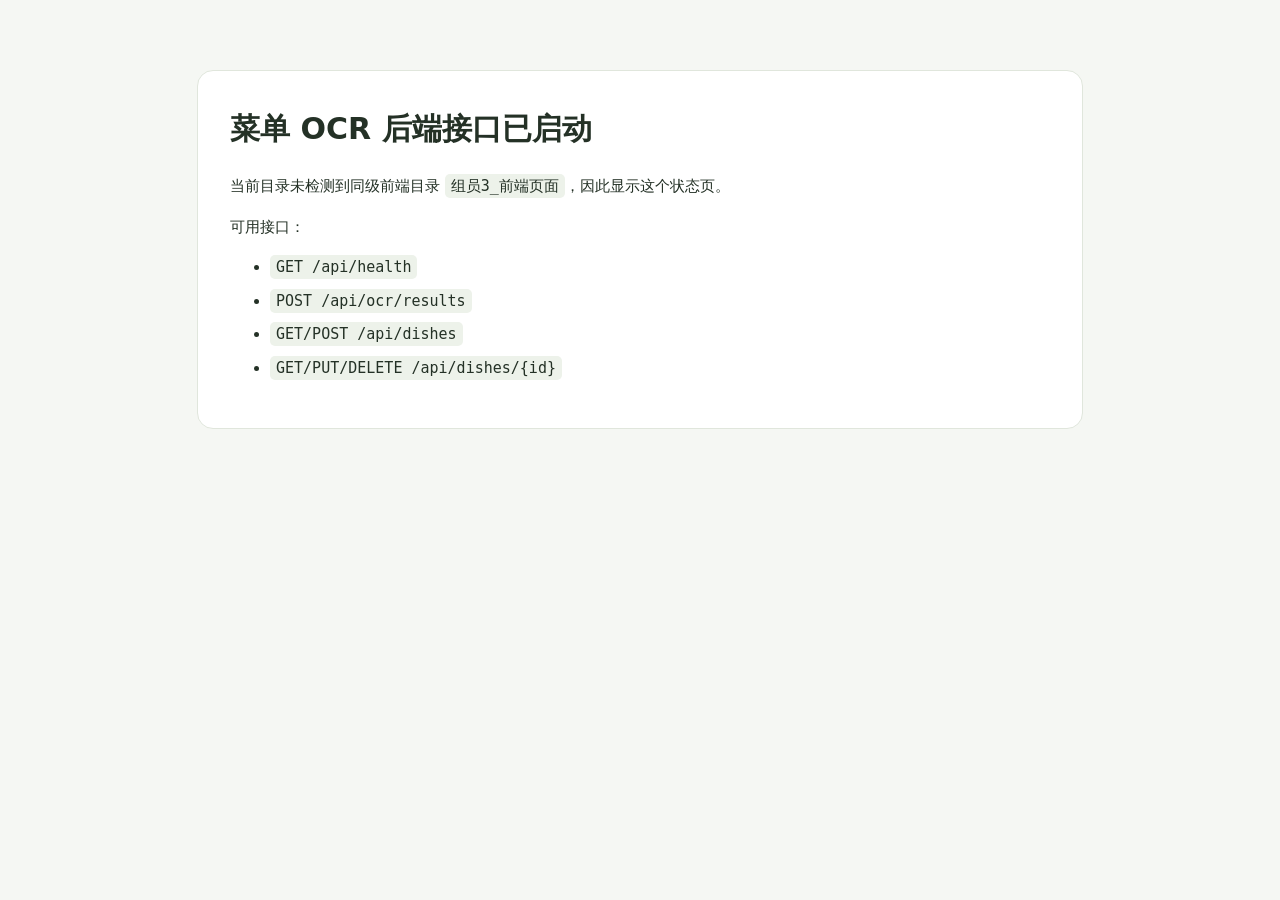
<file: czh-integration/complete-project/backend/backend-home.html>
<!doctype html>
<html lang="zh-CN">
<head>
  <meta charset="utf-8">
  <meta name="viewport" content="width=device-width, initial-scale=1">
  <title>菜单 OCR 后端接口</title>
  <style>
    body{margin:0;background:#f5f7f3;color:#243126;font:15px/1.7 system-ui,sans-serif}
    main{max-width:820px;margin:70px auto;padding:32px;background:#fff;border:1px solid #e0e6dc;border-radius:16px}
    code{background:#edf2ea;padding:3px 6px;border-radius:5px}
    h1{margin-top:0}
    li{margin:8px 0}
  </style>
</head>
<body>
  <main>
    <h1>菜单 OCR 后端接口已启动</h1>
    <p>当前目录未检测到同级前端目录 <code>组员3_前端页面</code>，因此显示这个状态页。</p>
    <p>可用接口：</p>
    <ul>
      <li><code>GET /api/health</code></li>
      <li><code>POST /api/ocr/results</code></li>
      <li><code>GET/POST /api/dishes</code></li>
      <li><code>GET/PUT/DELETE /api/dishes/{id}</code></li>
    </ul>
  </main>
</body>
</html>
</file>
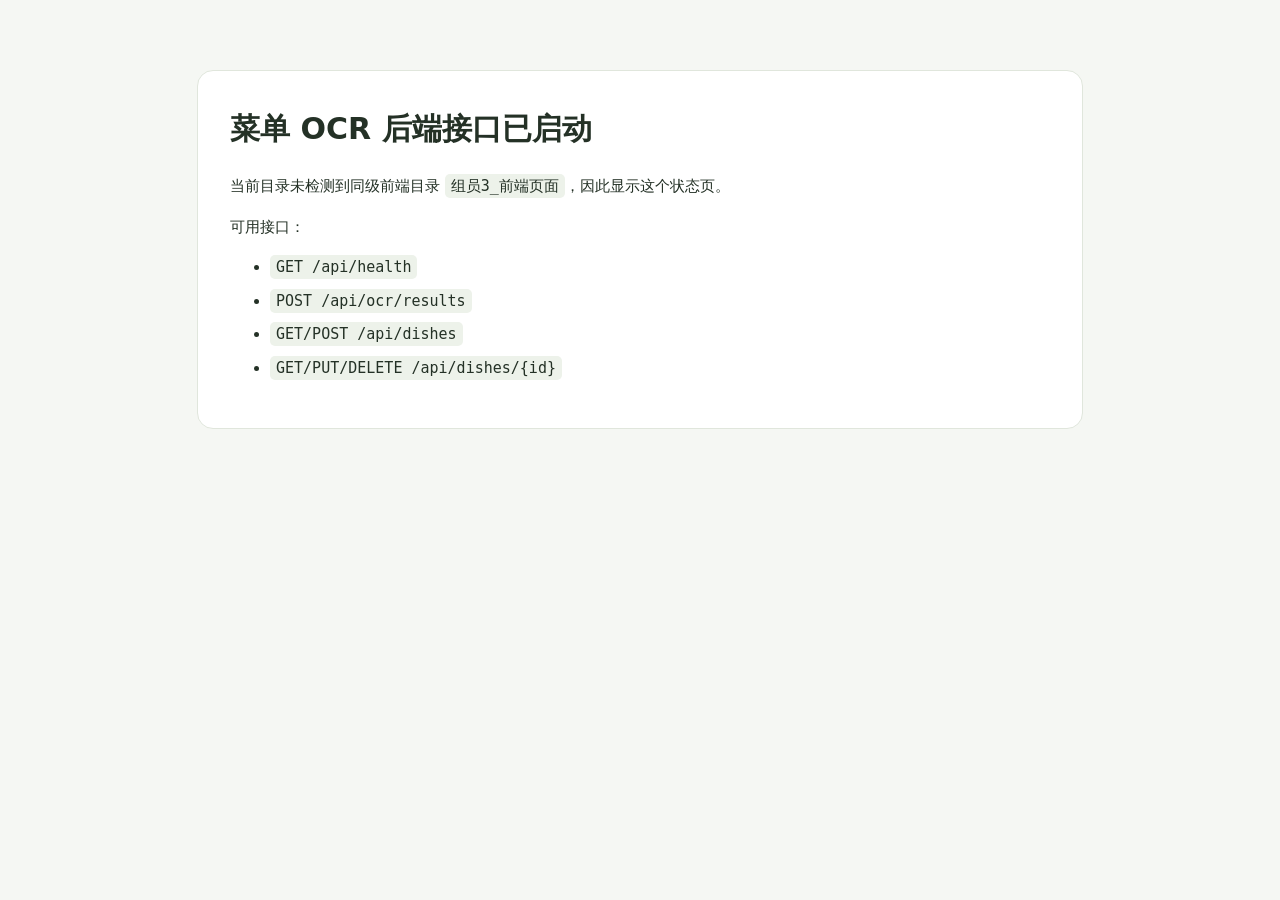
<file: fail-the-accounting-course-master/complete-project/backend/backend-home.html>
<!doctype html>
<html lang="zh-CN">
<head>
  <meta charset="utf-8">
  <meta name="viewport" content="width=device-width, initial-scale=1">
  <title>菜单 OCR 后端接口</title>
  <style>
    body{margin:0;background:#f5f7f3;color:#243126;font:15px/1.7 system-ui,sans-serif}
    main{max-width:820px;margin:70px auto;padding:32px;background:#fff;border:1px solid #e0e6dc;border-radius:16px}
    code{background:#edf2ea;padding:3px 6px;border-radius:5px}
    h1{margin-top:0}
    li{margin:8px 0}
  </style>
</head>
<body>
  <main>
    <h1>菜单 OCR 后端接口已启动</h1>
    <p>当前目录未检测到同级前端目录 <code>组员3_前端页面</code>，因此显示这个状态页。</p>
    <p>可用接口：</p>
    <ul>
      <li><code>GET /api/health</code></li>
      <li><code>POST /api/ocr/results</code></li>
      <li><code>GET/POST /api/dishes</code></li>
      <li><code>GET/PUT/DELETE /api/dishes/{id}</code></li>
    </ul>
  </main>
</body>
</html>
</file>
